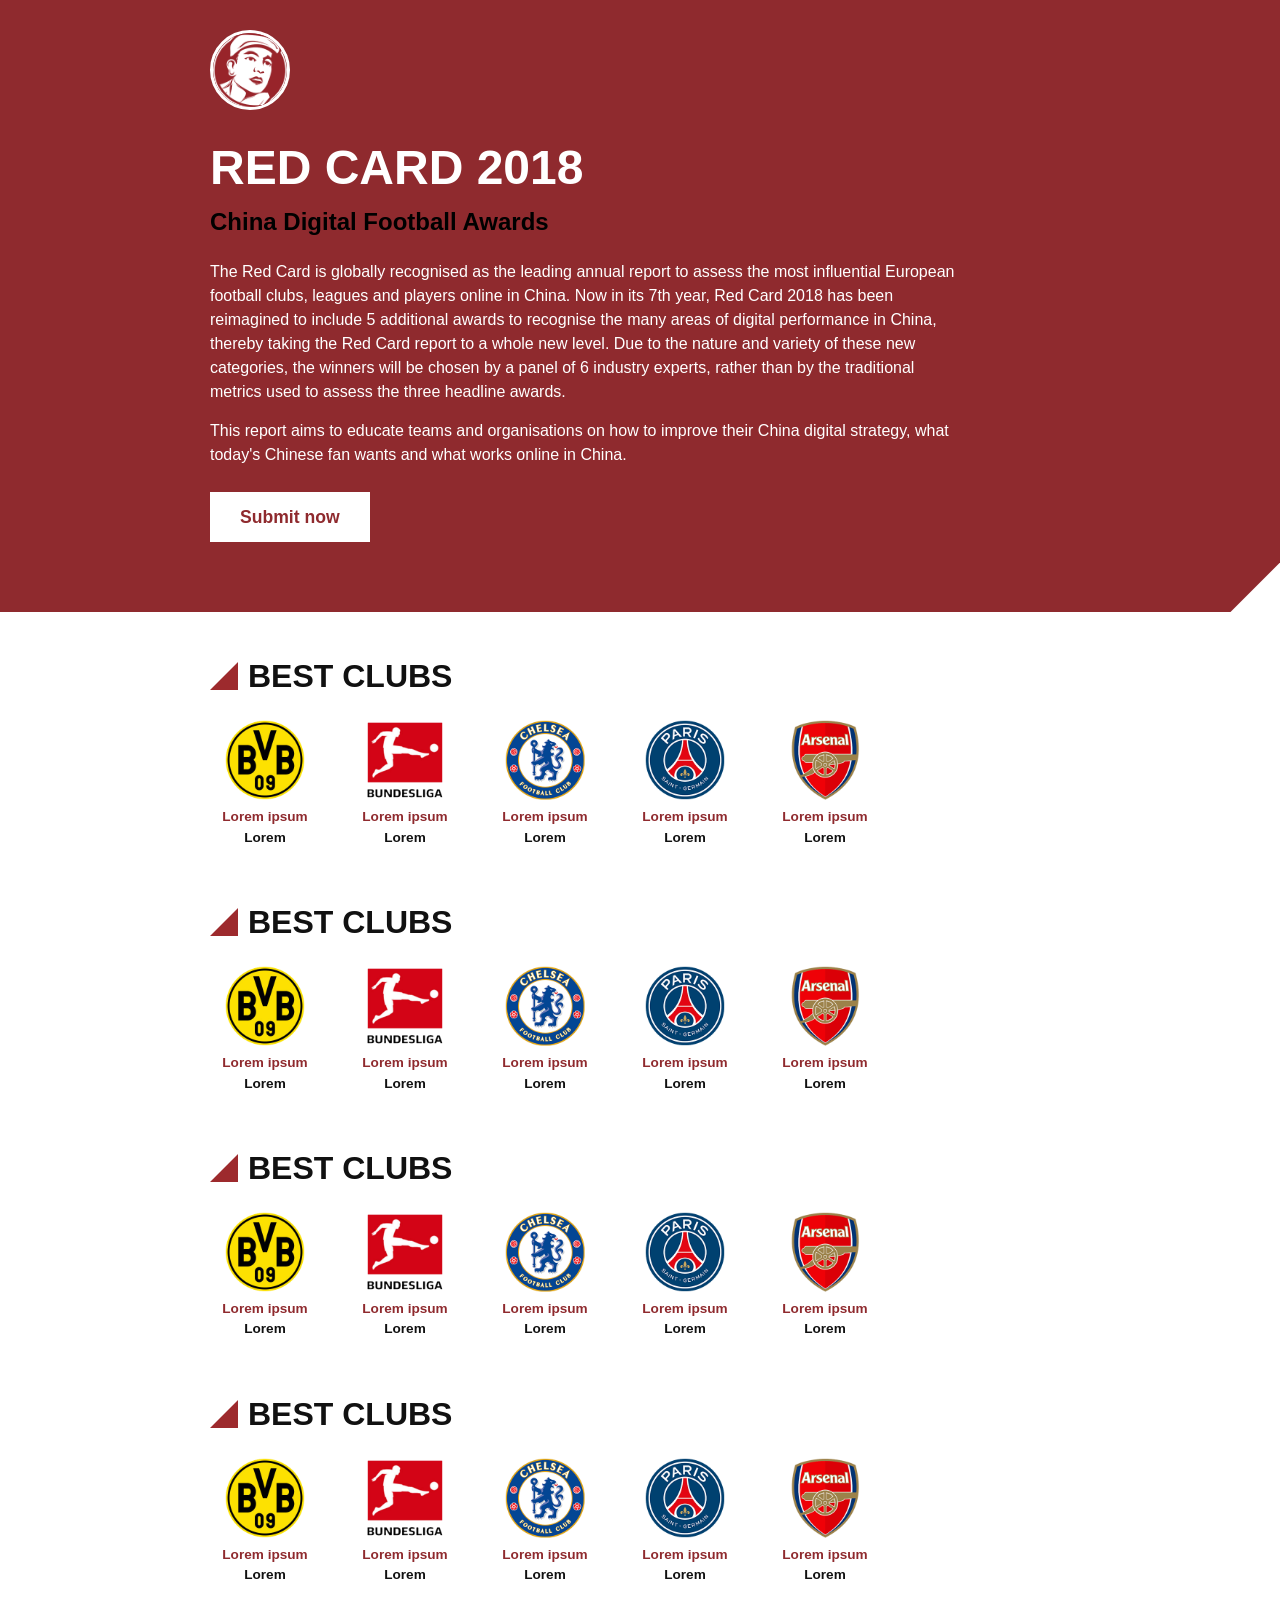
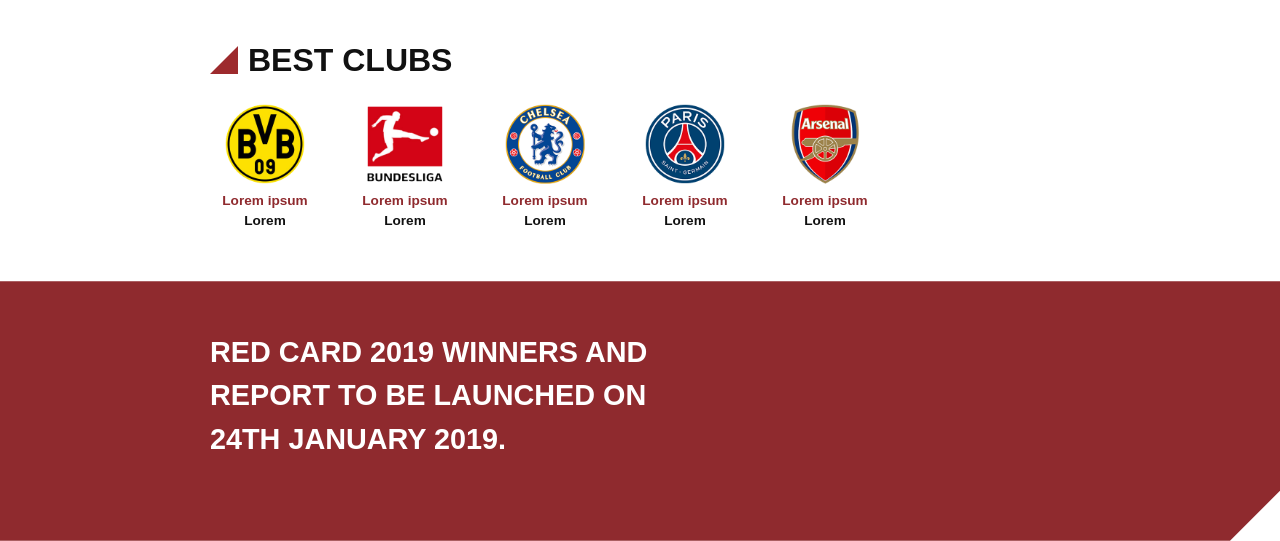
<file: Project 1/index.html>
<!DOCTYPE html>
<html lang="en">
<head>
  <meta charset="UTF-8">
  <meta name="viewport" content="width=device-width, initial-scale=1.0">
  <title>Red Card 2018</title>
  <link rel="stylesheet" href="style.css">
</head>
<body>

  <header class="red-block hero">
    <div class="wrapper">
      <img class="logo" src="imgs/logo.png" alt="Red Card logo">
      <h1>RED CARD 2018</h1>
      <h2  class="newClass">China Digital Football Awards</h2>
      <p>The Red Card is globally recognised as the leading annual report to assess the most influential European football clubs, leagues and players online in China. Now in its 7th year, Red Card 2018 has been reimagined to include 5 additional awards to recognise the many areas of digital performance in China, thereby taking the Red Card report to a whole new level. Due to the nature and variety of these new categories, the winners will be chosen by a panel of 6 industry experts, rather than by the traditional metrics used to assess the three headline awards.</p>
      <p>This report aims to educate teams and organisations on how to improve their China digital strategy, what today's Chinese fan wants and what works online in China.</p>
      <a class="btn" href="submission.html">Submit now</a>
    </div>
  </header>

  <main class="wrapper">

    <section class="award-group">
      <h3><img src="imgs/icon_awards.png" alt="">BEST CLUBS</h3>
      <div class="clubs">
        <div class="club"><img src="imgs/1.png" alt="Club 1"><p>Lorem ipsum<span>Lorem</span></p></div>
        <div class="club"><img src="imgs/2.png" alt="Club 2"><p>Lorem ipsum<span>Lorem</span></p></div>
        <div class="club"><img src="imgs/3.png" alt="Club 3"><p>Lorem ipsum<span>Lorem</span></p></div>
        <div class="club"><img src="imgs/4.png" alt="Club 4"><p>Lorem ipsum<span>Lorem</span></p></div>
        <div class="club"><img src="imgs/5.png" alt="Club 5"><p>Lorem ipsum<span>Lorem</span></p></div>
      </div>
    </section>

    <section class="award-group">
      <h3><img src="imgs/icon_awards.png" alt="">BEST CLUBS</h3>
      <div class="clubs">
        <div class="club"><img src="imgs/1.png" alt="Club 1"><p>Lorem ipsum<span>Lorem</span></p></div>
        <div class="club"><img src="imgs/2.png" alt="Club 2"><p>Lorem ipsum<span>Lorem</span></p></div>
        <div class="club"><img src="imgs/3.png" alt="Club 3"><p>Lorem ipsum<span>Lorem</span></p></div>
        <div class="club"><img src="imgs/4.png" alt="Club 4"><p>Lorem ipsum<span>Lorem</span></p></div>
        <div class="club"><img src="imgs/5.png" alt="Club 5"><p>Lorem ipsum<span>Lorem</span></p></div>
      </div>
    </section>

    <section class="award-group">
      <h3><img src="imgs/icon_awards.png" alt="">BEST CLUBS</h3>
      <div class="clubs">
        <div class="club"><img src="imgs/1.png" alt="Club 1"><p>Lorem ipsum<span>Lorem</span></p></div>
        <div class="club"><img src="imgs/2.png" alt="Club 2"><p>Lorem ipsum<span>Lorem</span></p></div>
        <div class="club"><img src="imgs/3.png" alt="Club 3"><p>Lorem ipsum<span>Lorem</span></p></div>
        <div class="club"><img src="imgs/4.png" alt="Club 4"><p>Lorem ipsum<span>Lorem</span></p></div>
        <div class="club"><img src="imgs/5.png" alt="Club 5"><p>Lorem ipsum<span>Lorem</span></p></div>
      </div>
    </section>

    <section class="award-group">
      <h3><img src="imgs/icon_awards.png" alt="">BEST CLUBS</h3>
      <div class="clubs">
        <div class="club"><img src="imgs/1.png" alt="Club 1"><p>Lorem ipsum<span>Lorem</span></p></div>
        <div class="club"><img src="imgs/2.png" alt="Club 2"><p>Lorem ipsum<span>Lorem</span></p></div>
        <div class="club"><img src="imgs/3.png" alt="Club 3"><p>Lorem ipsum<span>Lorem</span></p></div>
        <div class="club"><img src="imgs/4.png" alt="Club 4"><p>Lorem ipsum<span>Lorem</span></p></div>
        <div class="club"><img src="imgs/5.png" alt="Club 5"><p>Lorem ipsum<span>Lorem</span></p></div>
      </div>
    </section>

    <section class="award-group">
      <h3><img src="imgs/icon_awards.png" alt="">BEST CLUBS</h3>
      <div class="clubs">
        <div class="club"><img src="imgs/1.png" alt="Club 1"><p>Lorem ipsum<span>Lorem</span></p></div>
        <div class="club"><img src="imgs/2.png" alt="Club 2"><p>Lorem ipsum<span>Lorem</span></p></div>
        <div class="club"><img src="imgs/3.png" alt="Club 3"><p>Lorem ipsum<span>Lorem</span></p></div>
        <div class="club"><img src="imgs/4.png" alt="Club 4"><p>Lorem ipsum<span>Lorem</span></p></div>
        <div class="club"><img src="imgs/5.png" alt="Club 5"><p>Lorem ipsum<span>Lorem</span></p></div>
      </div>
    </section>

  </main>

  <footer class="red-block footer">
    <div class="wrapper">
      <h2>RED CARD 2019 WINNERS AND REPORT TO BE LAUNCHED ON 24TH JANUARY 2019.</h2>
    </div>
  </footer>

</body>
</html>
</file>
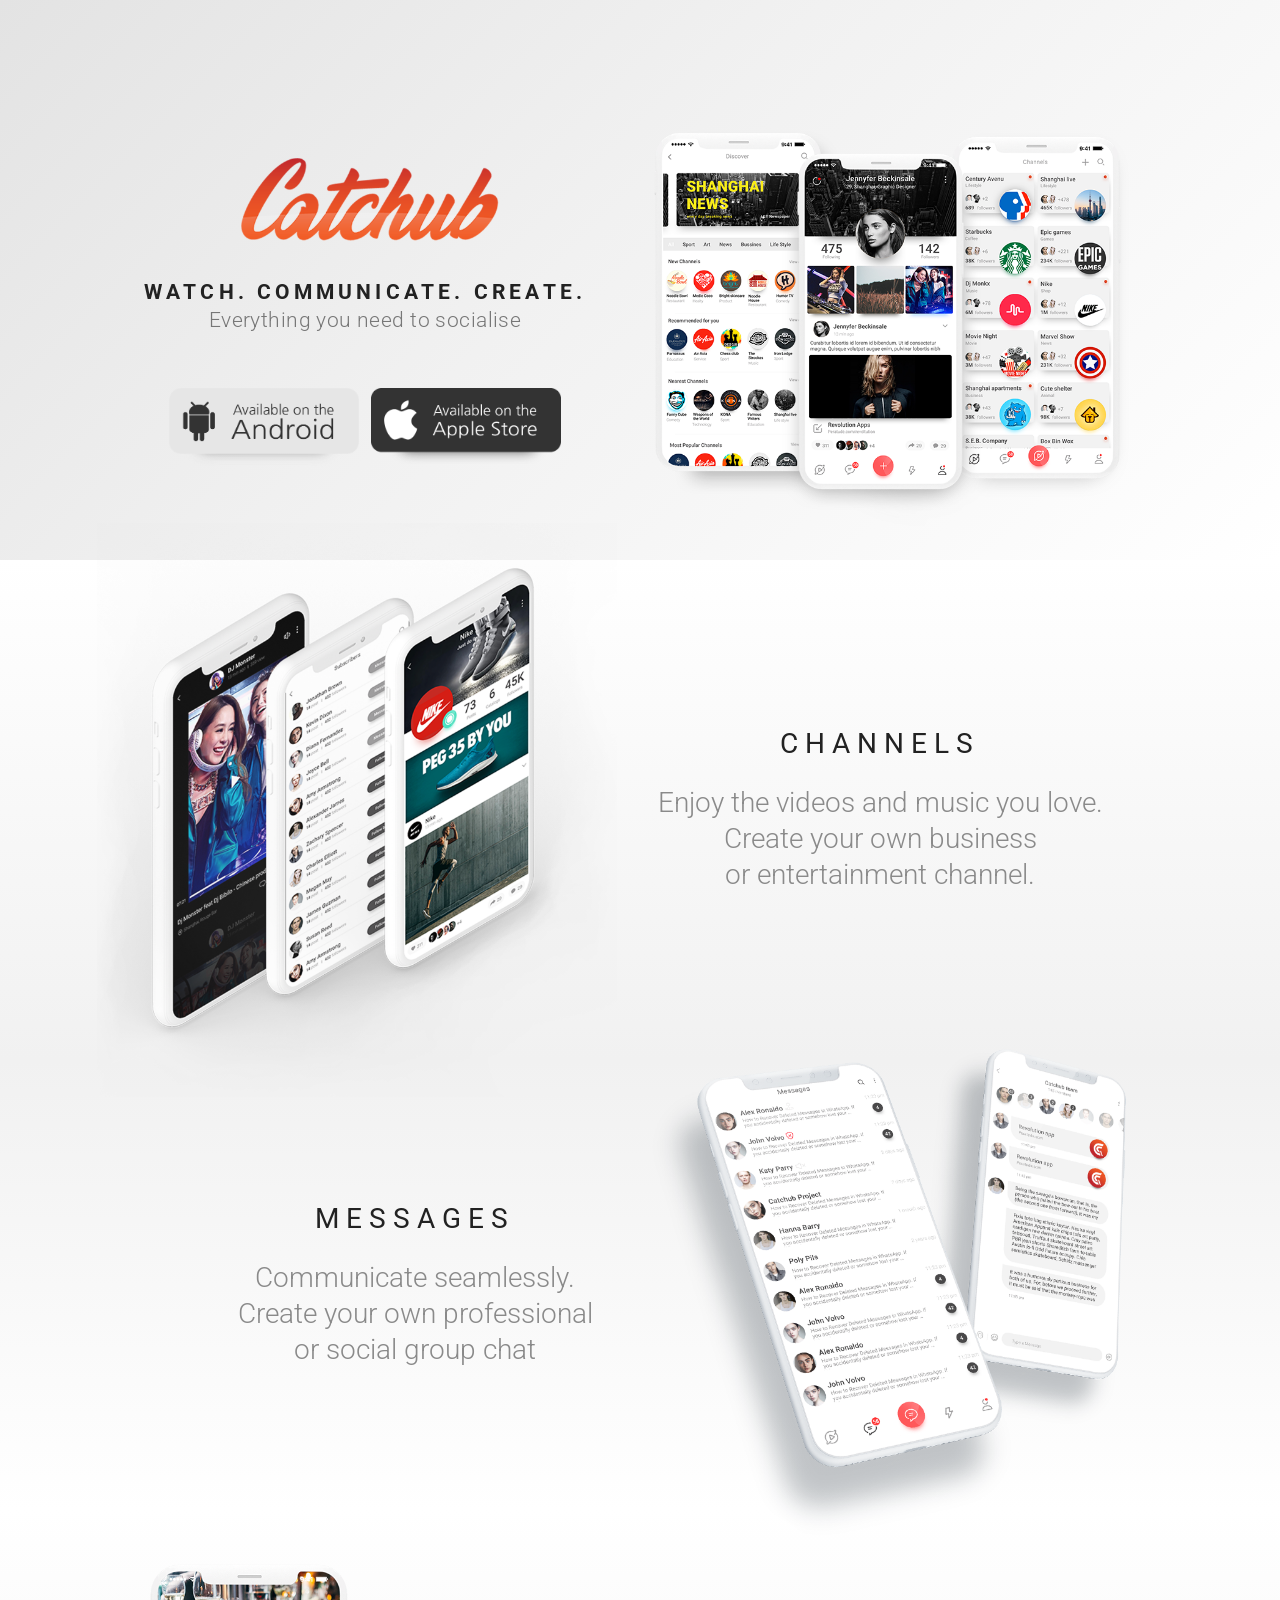
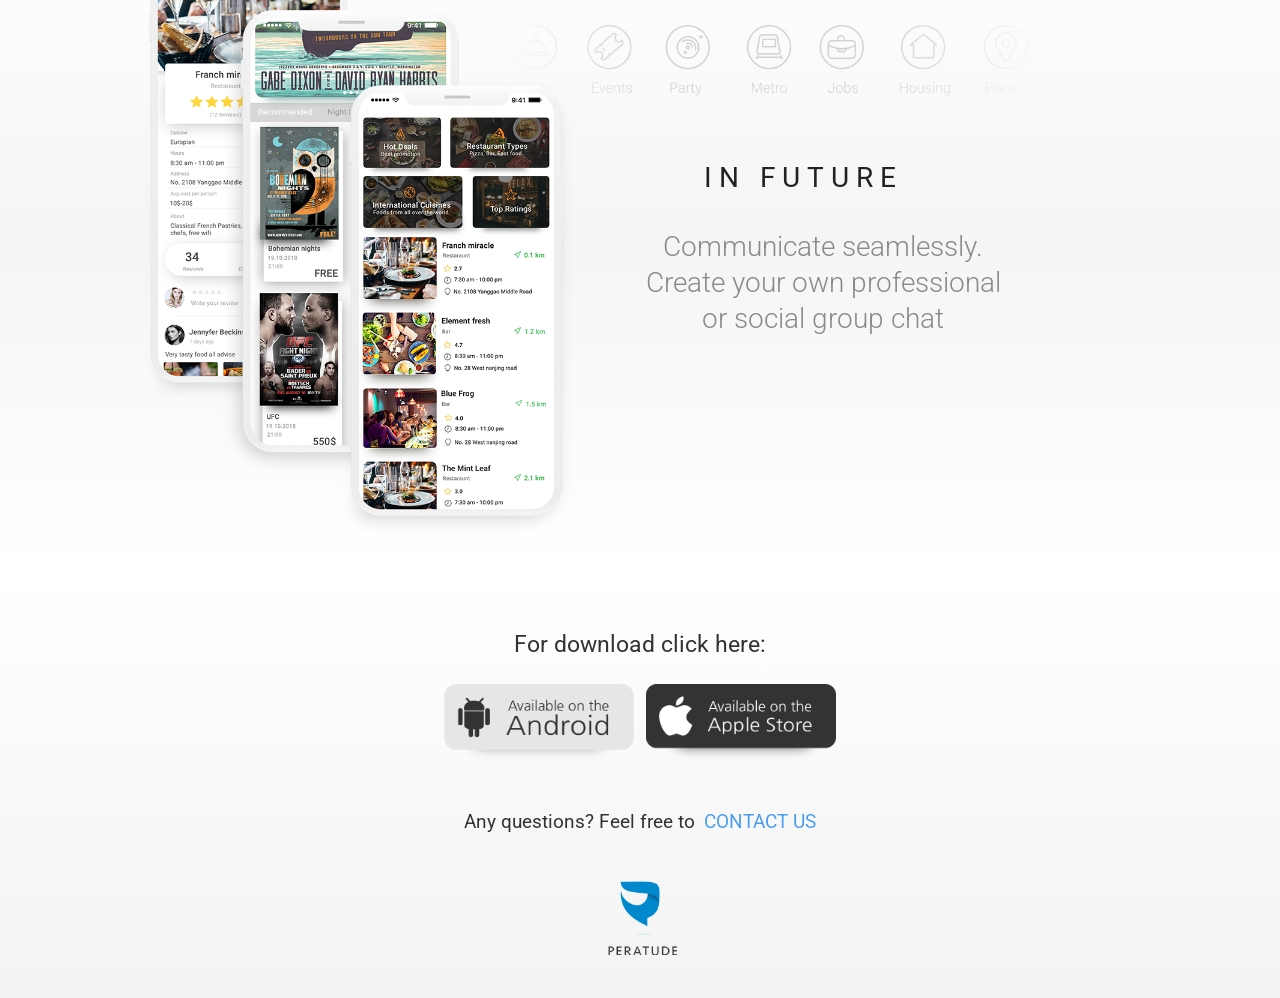
<file: First Practise/first_prac.html>
<!DOCTYPE html>
<html lang="en">
<head>
  <meta charset="UTF-8">
  <meta name="viewport" content="width=device-width, initial-scale=1.0">
  <title>Catchub</title>
  <link rel="icon" href="./images/favicon.jpg">
  <link rel="preconnect" href="https://fonts.googleapis.com">
  <link href="https://fonts.googleapis.com/css2?family=Roboto:wght@300;400;500;700&display=swap" rel="stylesheet">
  <link rel="stylesheet" href="first_prac.css">
</head>
<body>

  <!-- HERO -->
  <header class="hero">
    <div class="hero-inner">

      <section class="hero-text">
        <img src="./images/logo.png" alt="Catchub logo" class="logo">
        <h1>WATCH. COMMUNICATE. CREATE.</h1>
        <p>Everything you need to socialise</p>
        <div class="buttons">
          <a href="#"><img src="./images/play_store.png" alt="Get it on Google Play" ></a>
          <a href="#"><img src="./images/app_store.png" alt="Download on the App Store" ></a>
        
        </div>
      </section>

      <img src="./images/top_screens.png" alt="Catchub app screens" class="hero-image">

    </div>
  </header>

  <main>

    <!-- CHANNELS -->
    <section class="feature channels">
      <div class="feature-inner">
        <img src="./images/sec_screens.png" alt="Channels screens" class="phones">
        <article class="feature-text">
          <h2>CHANNELS</h2>
          <p>
            Enjoy the videos and music you love.<br>
            Create your own business<br>
            or entertainment channel.
          </p>
        </article>
      </div>
    </section>

    <!-- MESSAGES -->
    <section class="feature messages">
      <div class="feature-inner">
        <article class="feature-text">
          <h2>MESSAGES</h2>
          <p>
            Communicate seamlessly.<br>
            Create your own professional<br>
            or social group chat
          </p>
        </article>
        <img src="./images/thhh_screens.png" alt="Messages screens" class="phones">
      </div>
    </section>

    <!-- IN FUTURE -->
    <section class="feature future">
      <div class="feature-inner">
        <img src="./images/for_screens.png" alt="Upcoming features screens" class="phones">
        <div class="feature-text future-text">
          <img src="./images/vectors.png" alt="Foods, Events, Party, Metro, Jobs, Housing, Places" class="vectors">
          <h2>IN FUTURE</h2>
          <p>
            Communicate seamlessly.<br>
            Create your own professional<br>
            or social group chat
          </p>
        </div>
      </div>
    </section>

  </main>

  <!-- FOOTER -->
  <footer>
    <p class="download-heading">For download click here:</p>
    <div class="buttons">
      <a href="#"><img src="./images/play_store.png" alt="Get it on Google Play"></a>
      <a href="#"><img src="./images/app_store.png" alt="Download on the App Store"></a>
    </div>
    <p class="contact">
      Any questions? Feel free to
      <a href="#">Contact us</a>
    </p>
    <img src="./images/peratude.png" alt="Peratude logo" class="footer-logo">
  </footer>

</body>
</html>
</file>
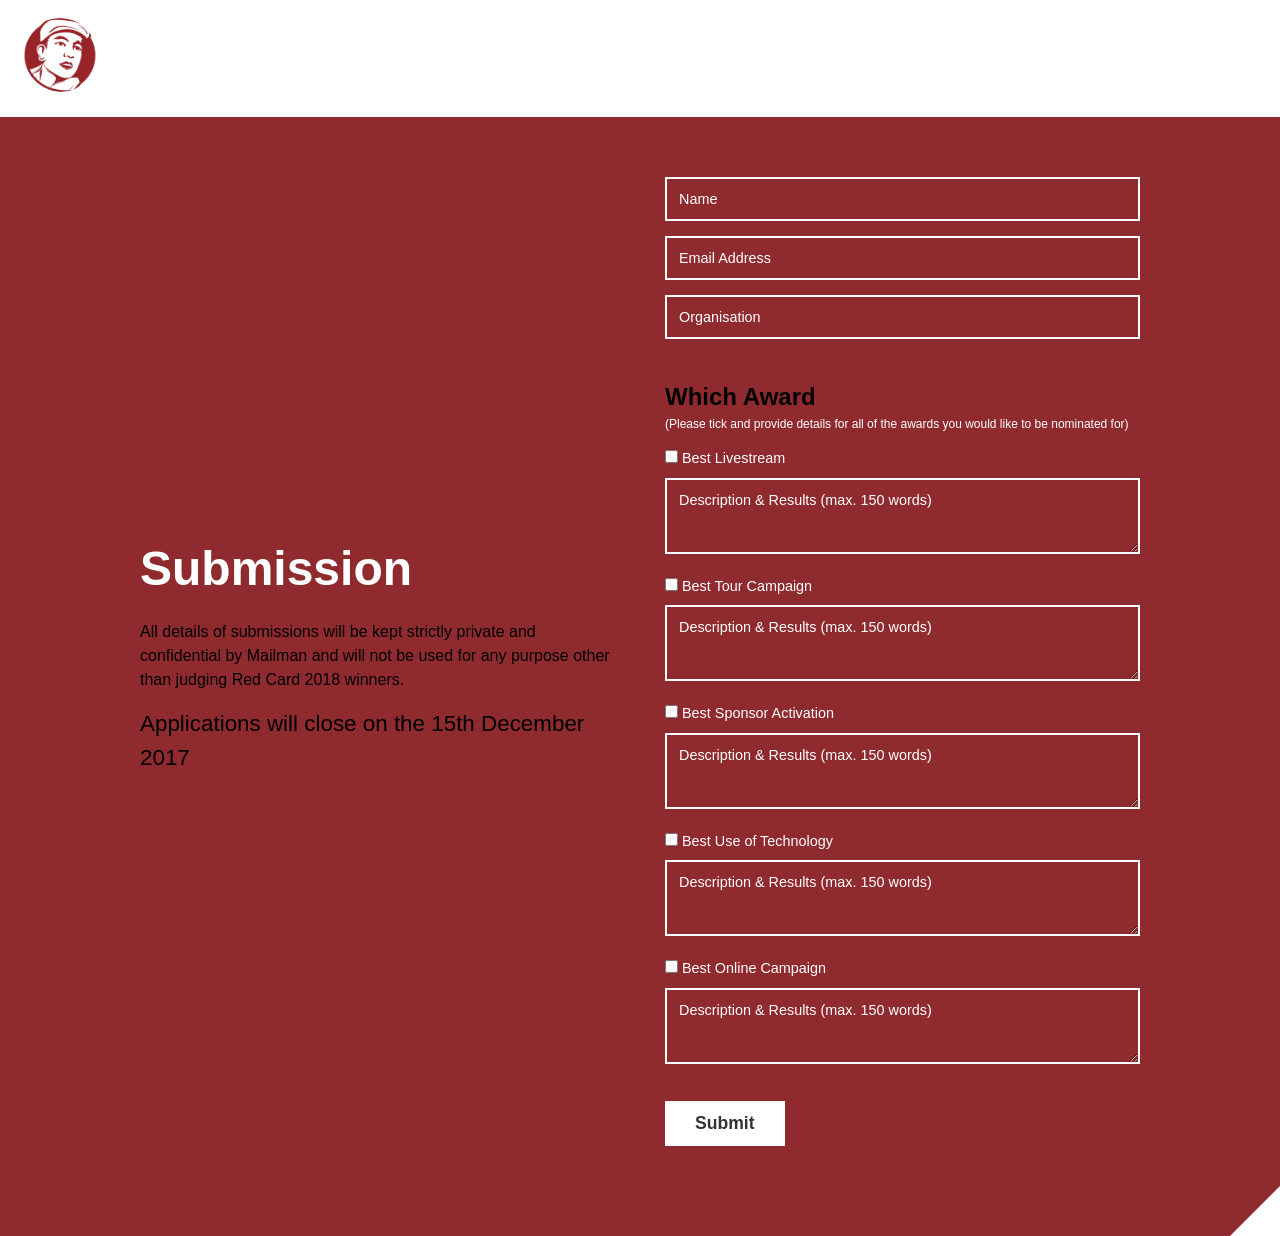
<file: Project 1/submission.html>
<!DOCTYPE html>
<html>
<head>
  <title>Red Card 2018 - Submission</title>
  <link rel="stylesheet" href="style.css">
</head>
<body>

  <header class="top-bar">
    <a href="index.html"><img class="logo" src="imgs/logo.png" alt="Red Card logo"></a>
  </header>

  <main class="red-block form-box">
    <div class="form-layout">

      <section class="info">
        <h1>Submission</h1>
        <p  class="newClass">All details of submissions will be kept strictly private and confidential by Mailman and will not be used for any purpose other than judging Red Card 2018 winners.</p>
        <p class="deadline">Applications will close on the 15th December 2017</p>
      </section>

      <form action="#" method="post">
        <input type="text" placeholder="Name" required>
        <input type="email" placeholder="Email Address" required>
        <input type="text" placeholder="Organisation">

        <h2 class="newClass">Which Award</h2>
        <p class="note">(Please tick and provide details for all of the awards you would like to be nominated for)</p>

        <div class="award">
          <label><input type="checkbox"> Best Livestream</label>
          <textarea rows="3" placeholder="Description &amp; Results (max. 150 words)"></textarea>
        </div>
        <div class="award">
          <label><input type="checkbox"> Best Tour Campaign</label>
          <textarea rows="3" placeholder="Description &amp; Results (max. 150 words)"></textarea>
        </div>
        <div class="award">
          <label><input type="checkbox"> Best Sponsor Activation</label>
          <textarea rows="3" placeholder="Description &amp; Results (max. 150 words)"></textarea>
        </div>
        <div class="award">
          <label><input type="checkbox"> Best Use of Technology</label>
          <textarea rows="3" placeholder="Description &amp; Results (max. 150 words)"></textarea>
        </div>
        <div class="award">
          <label><input type="checkbox"> Best Online Campaign</label>
          <textarea rows="3" placeholder="Description &amp; Results (max. 150 words)"></textarea>
        </div>

        <button class="btn" type="submit">Submit</button>
      </form>

    </div>
  </main>

</body>
</html>
</file>
<file: Project 1/style.css>
/* ---------- 1. RESET: remove default browser spacing ---------- */
* {
  margin: 0;
  padding: 0;
  box-sizing: border-box; /* padding stays inside the width you set */
}

/* ---------- 2. BASE ---------- */
body {
  font-family: Arial, Helvetica, sans-serif;
  color: #111;
  background-color: #fff;
  line-height: 1.5;
}

img {
  max-width: 100%; /* images never overflow their box */
}

/* keeps content centered and not too wide */
.wrapper {
  max-width: 900px;
  margin: 0 auto;
  padding: 0 20px;
}

.newClass{
  color: black;
}

/* ---------- 3. RED BLOCKS (hero, footer, form) ---------- */
.red-block {
  background-color: #8f2a2e;
  color: #fff;
  /* cuts the bottom-right corner like the design */
  clip-path: polygon(0 0, 100% 0, 100% calc(100% - 50px), calc(100% - 50px) 100%, 0 100%);
}

.logo {
  width: 80px;
  height: 80px;
  border-radius: 50%;
  object-fit: cover;
  border: 3px solid #fff;
}

/* ---------- 4. MAIN PAGE: HERO ---------- */
.hero {
  padding: 30px 0 70px;
}

.hero h1 {
  font-family: "Arial Black", Arial, sans-serif;
  font-size: 3rem;
  margin-top: 15px;
}

.hero h2 {
  font-size: 1.5rem;
  margin-bottom: 20px;
}

.hero p {
  margin-bottom: 15px;
  max-width: 750px;
}

.btn {
  display: inline-block;
  margin-top: 10px;
  padding: 12px 30px;
  background-color: #fff;
  color: #8f2a2e;
  font-size: 1.1rem;
  font-weight: bold;
  text-decoration: none;
  border: none;
  cursor: pointer;
}

/* ---------- 5. MAIN PAGE: AWARD SECTIONS ---------- */
.award-group {
  padding: 40px 0 10px;
}

.award-group h3 {
  display: flex;            /* icon and text on one line */
  align-items: center;      /* vertically centered */
  gap: 10px;
  font-family: "Arial Black", Arial, sans-serif;
  font-size: 2rem;
  margin-bottom: 20px;
}

.award-group h3 img {
  width: 28px;
}

.clubs {
  display: flex;
  flex-wrap: wrap;          /* wraps to next line on small screens */
  gap: 30px;
}

.club {
  width: 110px;
  text-align: center;
}

.club img {
  width: 80px;
  height: 80px;
  object-fit: contain;
}

.club p {
  color: #8f2a2e;
  font-weight: bold;
  font-size: 0.85rem;
}

.club span {
  display: block;
  color: #111;
}

/* ---------- 6. MAIN PAGE: FOOTER ---------- */
.footer {
  margin-top: 40px;
  padding: 50px 0 80px;
}

.footer h2 {
  font-family: "Arial Black", Arial, sans-serif;
  font-size: 1.8rem;
  max-width: 500px;
}

/* ---------- 7. SUBMISSION PAGE ---------- */
.top-bar {
  padding: 15px 20px;
}

.form-box {
  padding: 60px 20px 90px;
}

.form-layout {
  max-width: 1000px;
  margin: 0 auto;
  display: flex;
  gap: 50px;
}

.info,
form {
  flex: 1;                  /* both columns share the width equally */
}

.info {
  align-self: center;       /* text column sits in the vertical middle */
}

.info h1 {
  font-family: "Arial Black", Arial, sans-serif;
  font-size: 3rem;
  margin-bottom: 15px;
}

.info p {
  margin-bottom: 15px;
}

.deadline {
  font-family: "Arial Black", Arial, sans-serif;
  font-size: 1.4rem;
  color: black;
}

form h2 {
  font-family: "Arial Black", Arial, sans-serif;
  margin-top: 25px;
}

.note {
  font-size: 0.75rem;
  margin-bottom: 15px;
}

input[type="text"],
input[type="email"],
textarea {
  width: 100%;
  padding: 12px;
  margin-bottom: 15px;
  background-color: transparent;
  border: 2px solid #fff;
  color: #fff;
  font-size: 0.9rem;
  font-family: Arial, Helvetica, sans-serif;
}

::placeholder {
  color: #fff;
  opacity: 1;
}

.award label {
  display: block;
  margin-bottom: 8px;
  font-size: 0.9rem;
}

form .btn {
  margin-top: 15px;
  color: #333;
}

/* ---------- 8. RESPONSIVE: phones ---------- */
@media (max-width: 700px) {
  .form-layout {
    flex-direction: column;  /* stack text above the form */
  }

  .hero h1,
  .info h1 {
    font-size: 2.2rem;
  }

  .clubs {
    justify-content: center;
  }
}
</file>
<file: First Practise/first_prac.css>
/* ---------- RESET & BASE ---------- */
* {
  margin: 0;
  padding: 0;
  box-sizing: border-box;
}

body {
  font-family: 'Roboto', Arial, Helvetica, sans-serif;
  color: #333;
  background: #fff;
  overflow-x: hidden;
}

img {
  display: block;
  max-width: 100%;
}

/* ---------- HERO ---------- */
.hero {
  background: linear-gradient(135deg, #e3e3e3, #f1f1f1 45%, #ffffff);
}

.hero-inner {
  max-width: 1164px;
  min-height: 560px;
  margin: 0 auto;
  padding-top: 40px;
  display: flex;
  align-items: center;
}

.hero-text {
  width: 502px;
  margin-left: 56px;
  flex-shrink: 0;
  text-align: center;
}

.logo {
  width: 315px;
  margin: 0 auto;
}

.hero-text h1 {
  margin-top: 4px;
  font-size: 21px;
  font-weight: 700;
  letter-spacing: 0.2em;
  color: #222;
  white-space: nowrap;
}

.hero-text p {
  margin-top: 4px;
  font-size: 21px;
  font-weight: 300;
  letter-spacing: 0.02em;
  color: #777;
}

.buttons {
  display: flex;
  justify-content: center;
  gap: 12px;
  margin-top: 56px;
}

.buttons img {
  width: 190px;
}

.hero-image {
  width: 535px;
  margin-top: 44px;
  flex-shrink: 0;
}

/* ---------- FEATURE SECTIONS (shared) ---------- */
.feature-inner {
  max-width: 1164px;
  height: 100%;
  margin: 0 auto;
  display: flex;
  align-items: center;
}

.phones {
  position: relative;   /* lets the image sit above the next section's background */
  z-index: 10;
  flex-shrink: 0;
}

.feature-text {
  flex-shrink: 0;
  text-align: center;
}

.feature-text h2 {
  font-size: 28px;
  font-weight: 400;
  letter-spacing: 0.25em;
  color: #222;
}

.feature-text p {
  margin-top: 25px;
  font-size: 28px;
  font-weight: 300;
  line-height: 36px;
  color: #8a8a8a;
}

/* ---------- CHANNELS ---------- */
.channels {
  height: 500px;
  background: linear-gradient(180deg, #ffffff, #f1f1f1);
}

.channels .phones {
  width: 520px;
  margin-left: 39px;
}

.channels .feature-text {
  width: 530px;
  margin-left: -2px;
}

/* ---------- MESSAGES ---------- */
.messages {
  height: 450px;
  background: linear-gradient(180deg, #f1f1f1, #ffffff);
}

.messages .feature-text {
  width: 637px;
  padding-left: 77px;
}

.messages .phones {
  width: 477px;
  margin-left: -43px;
}

/* ---------- IN FUTURE ---------- */
.future {
  height: 660px;
  background: linear-gradient(180deg, #ffffff, #f5f5f5 50%, #ffffff);
}

.future .phones {
  width: 519px;
  margin-left: 43px;
}

.future-text {
  width: 560px;
  margin-left: -107px;
  padding-top: 115px;
  align-self: flex-start;
  text-align: left;
}

.vectors {
  width: 515px;
}

.future-text h2 {
  width: 400px;
  margin: 65px 0 0 110px;
  text-align: center;
  transform: translateX(-20px);
}

.future-text p {
  width: 400px;
  margin: 35px 0 0 110px;
  text-align: center;
}

/* ---------- FOOTER ---------- */
footer {
  padding: 61px 20px 20px;
  text-align: center;
  background: linear-gradient(180deg, #ffffff, #f3f3f3);
}

.download-heading {
  font-size: 23px;
}

footer .buttons {
  margin-top: 26px;
}

.contact {
  margin-top: 47px;
  font-size: 19px;
}

.contact a {
  margin-left: 4px;
  text-transform: uppercase;
  text-decoration: none;
  color: #4a9ef0;
}

.contact a:hover {
  text-decoration: underline;
}

.footer-logo {
  width: 112px;
  margin: 30px auto 0;
}

/* ---------- TABLET & PHONE: screens under 1280px wide ---------- */
@media (max-width: 1279px) {

  .hero-inner {
    min-height: 0;
    padding: 40px 20px 0;
    flex-direction: column;
  }

  .hero-text {
    width: 100%;
    margin-left: 0;
  }

  .hero-text h1 {
    font-size: 16px;
    white-space: normal;
  }

  .hero-text p {
    font-size: 18px;
  }

  .buttons {
    margin-top: 40px;
  }

  .buttons img {
    width: 160px;
  }

  .hero-image {
    width: 100%;
    max-width: 535px;
    margin-top: 32px;
  }

  .feature {
    height: auto;
  }

  .feature-inner {
    padding: 0 20px;
    flex-direction: column;
  }

  .messages .feature-inner {
    flex-direction: column-reverse;   /* image on top, text below */
  }

  .feature .phones {
    width: 100%;
    max-width: 520px;
    margin: 0;
  }

  .feature .feature-text {
    width: 100%;
    margin: 0;
    padding: 32px 0;
  }

  .feature-text h2 {
    font-size: 22px;
  }

  .feature-text p {
    font-size: 20px;
    line-height: 30px;
  }

  .feature .future-text {
    align-self: auto;
    padding: 0 0 32px;
    text-align: center;
  }

  .feature .vectors {
    width: 100%;
    max-width: 515px;
    margin: 0 auto;
  }

  .feature .future-text h2 {
    width: auto;
    margin: 32px 0 0;
    transform: none;
  }

  .feature .future-text p {
    width: auto;
    margin: 25px 0 0;
  }

  footer {
    padding-top: 48px;
  }

  .download-heading {
    font-size: 20px;
  }

  footer .buttons {
    margin-top: 20px;
  }

  .contact {
    margin-top: 32px;
    font-size: 17px;
  }

  .footer-logo {
    margin-top: 24px;
  }
}
</file>
